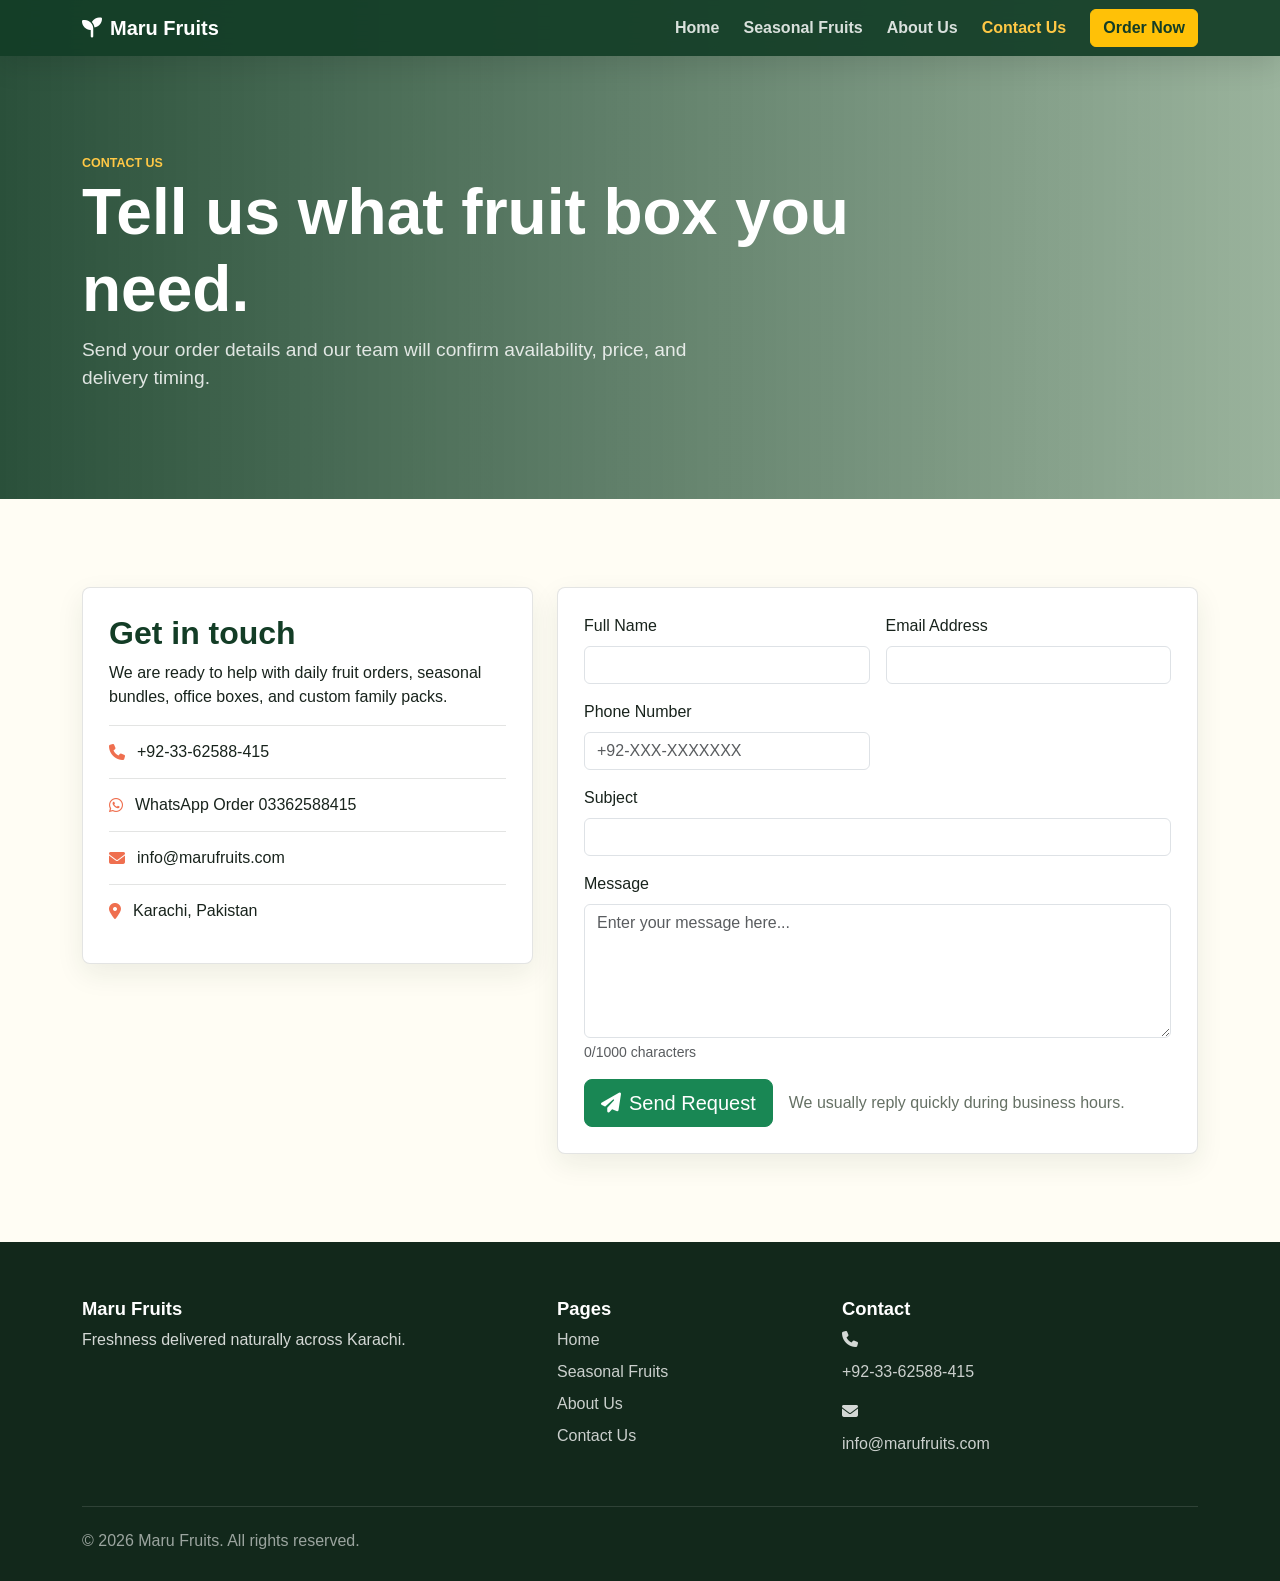
<file: contact.html>
<!DOCTYPE html>
<html lang="en">
<head>
    <meta charset="UTF-8">
    <meta name="viewport" content="width=device-width, initial-scale=1.0">
    <title>Contact Us | Maru Fruits Karachi</title>
    <meta name="description" content="Contact Maru Fruits to order fresh fruits online in Karachi, request seasonal boxes, or ask about delivery.">
    <link href="https://cdn.jsdelivr.net/npm/bootstrap@5.3.3/dist/css/bootstrap.min.css" rel="stylesheet">
    <link rel="stylesheet" href="https://cdnjs.cloudflare.com/ajax/libs/font-awesome/6.5.2/css/all.min.css">
    <link rel="stylesheet" href="styles.css">
</head>
<body>
    <nav class="navbar navbar-expand-lg fixed-top navbar-dark site-nav">
        <div class="container">
            <a class="navbar-brand fw-bold" href="index.html"><i class="fa-solid fa-seedling me-2"></i>Maru Fruits</a>
            <button class="navbar-toggler" type="button" data-bs-toggle="collapse" data-bs-target="#mainNav" aria-controls="mainNav" aria-expanded="false" aria-label="Toggle navigation"><span class="navbar-toggler-icon"></span></button>
            <div class="collapse navbar-collapse" id="mainNav">
                <ul class="navbar-nav ms-auto align-items-lg-center gap-lg-2">
                    <li class="nav-item"><a class="nav-link" href="index.html">Home</a></li>
                    <li class="nav-item"><a class="nav-link" href="seasonal-fruits.html">Seasonal Fruits</a></li>
                    <li class="nav-item"><a class="nav-link" href="about.html">About Us</a></li>
                    <li class="nav-item"><a class="nav-link active" href="contact.html">Contact Us</a></li>
                    <li class="nav-item"><a class="btn btn-warning ms-lg-2 nav-order" href="#orderForm">Order Now</a></li>
                </ul>
            </div>
        </div>
    </nav>

    <header class="page-hero contact-hero">
        <div class="container reveal">
            <span class="eyebrow">Contact us</span>
            <h1>Tell us what fruit box you need.</h1>
            <p>Send your order details and our team will confirm availability, price, and delivery timing.</p>
        </div>
    </header>

    <main>
        <section class="section-pad">
            <div class="container">
                <div class="row g-4">
                    <div class="col-lg-5 reveal">
                        <div class="contact-card">
                            <h2>Get in touch</h2>
                            <p>We are ready to help with daily fruit orders, seasonal bundles, office boxes, and custom family packs.</p>
                            <div class="contact-line"><i class="fa-solid fa-phone"></i><a href="tel:+923362588415">+92-33-62588-415</a></div>
                            <div class="contact-line"><i class="fa-brands fa-whatsapp"></i><a href="https://wa.me/923362588415">WhatsApp Order 03362588415</a></div>
                            <div class="contact-line"><i class="fa-solid fa-envelope"></i><a href="mailto:info@marufruits.com">info@marufruits.com</a></div>
                            <div class="contact-line"><i class="fa-solid fa-location-dot"></i><span>Karachi, Pakistan</span></div>
                        </div>
                    </div>
                    <div class="col-lg-7 reveal">
                        <form class="order-form" id="orderForm" novalidate>
                            <div class="alert alert-danger d-none" id="formAlert" role="alert" aria-live="polite"></div>
                            <div class="row g-3">
                                <div class="col-md-6">
                                    <label for="name" class="form-label">Full Name</label>
                                    <input type="text" class="form-control" id="name" required>
                                    <div class="invalid-feedback">Please enter your name.</div>
                                </div>
                                <div class="col-md-6">
                                    <label for="email" class="form-label">Email Address</label>
                                    <input type="email" class="form-control" id="email" required>
                                    <div class="invalid-feedback">Please enter a valid email address.</div>
                                </div>
                                <div class="col-md-6">
                                    <label for="phone" class="form-label">Phone Number</label>
                                    <input type="tel" class="form-control" id="phone" placeholder="+92-XXX-XXXXXXX" required>
                                    <div class="invalid-feedback">Please enter a valid phone number (10-15 digits).</div>
                                </div>
                                <div class="col-12">
                                    <label for="subject" class="form-label">Subject</label>
                                    <input type="text" class="form-control" id="subject" maxlength="100" required>
                                    <div class="invalid-feedback">Please enter a subject (max 100 characters).</div>
                                </div>
                                <div class="col-12">
                                    <label for="message" class="form-label">Message</label>
                                    <textarea id="message" class="form-control" rows="5" placeholder="Enter your message here..." maxlength="1000" required></textarea>
                                    <div class="invalid-feedback">Please enter a message (max 1000 characters).</div>
                                    <small class="form-text text-muted d-block mt-1"><span id="charCount">0</span>/1000 characters</small>
                                </div>
                                <div class="col-12 d-flex flex-wrap gap-3 align-items-center">
                                    <button class="btn btn-success btn-lg" type="submit"><i class="fa-solid fa-paper-plane me-2"></i>Send Request</button>
                                    <span class="form-note" id="formNote">We usually reply quickly during business hours.</span>
                                </div>
                            </div>
                        </form>
                    </div>
                </div>
            </div>
        </section>
    </main>

    <footer class="site-footer">
        <div class="container">
            <div class="row g-4">
                <div class="col-md-5"><h2>Maru Fruits</h2><p>Freshness delivered naturally across Karachi.</p></div>
                <div class="col-md-3"><h3>Pages</h3><a href="index.html">Home</a><a href="seasonal-fruits.html">Seasonal Fruits</a><a href="about.html">About Us</a><a href="contact.html">Contact Us</a></div>
                <div class="col-md-4"><h3>Contact</h3><p><i class="fa-solid fa-phone me-2"></i><a href="tel:+923362588415">+92-33-62588-415</a></p><p><i class="fa-solid fa-envelope me-2"></i><a href="mailto:info@marufruits.com">info@marufruits.com</a></p></div>
            </div>
            <div class="footer-bottom">&copy; 2026 Maru Fruits. All rights reserved.</div>
        </div>
    </footer>

    <script src="https://cdn.jsdelivr.net/npm/bootstrap@5.3.3/dist/js/bootstrap.bundle.min.js"></script>
    <script src="script.js"></script>
</body>
</html>
</file>
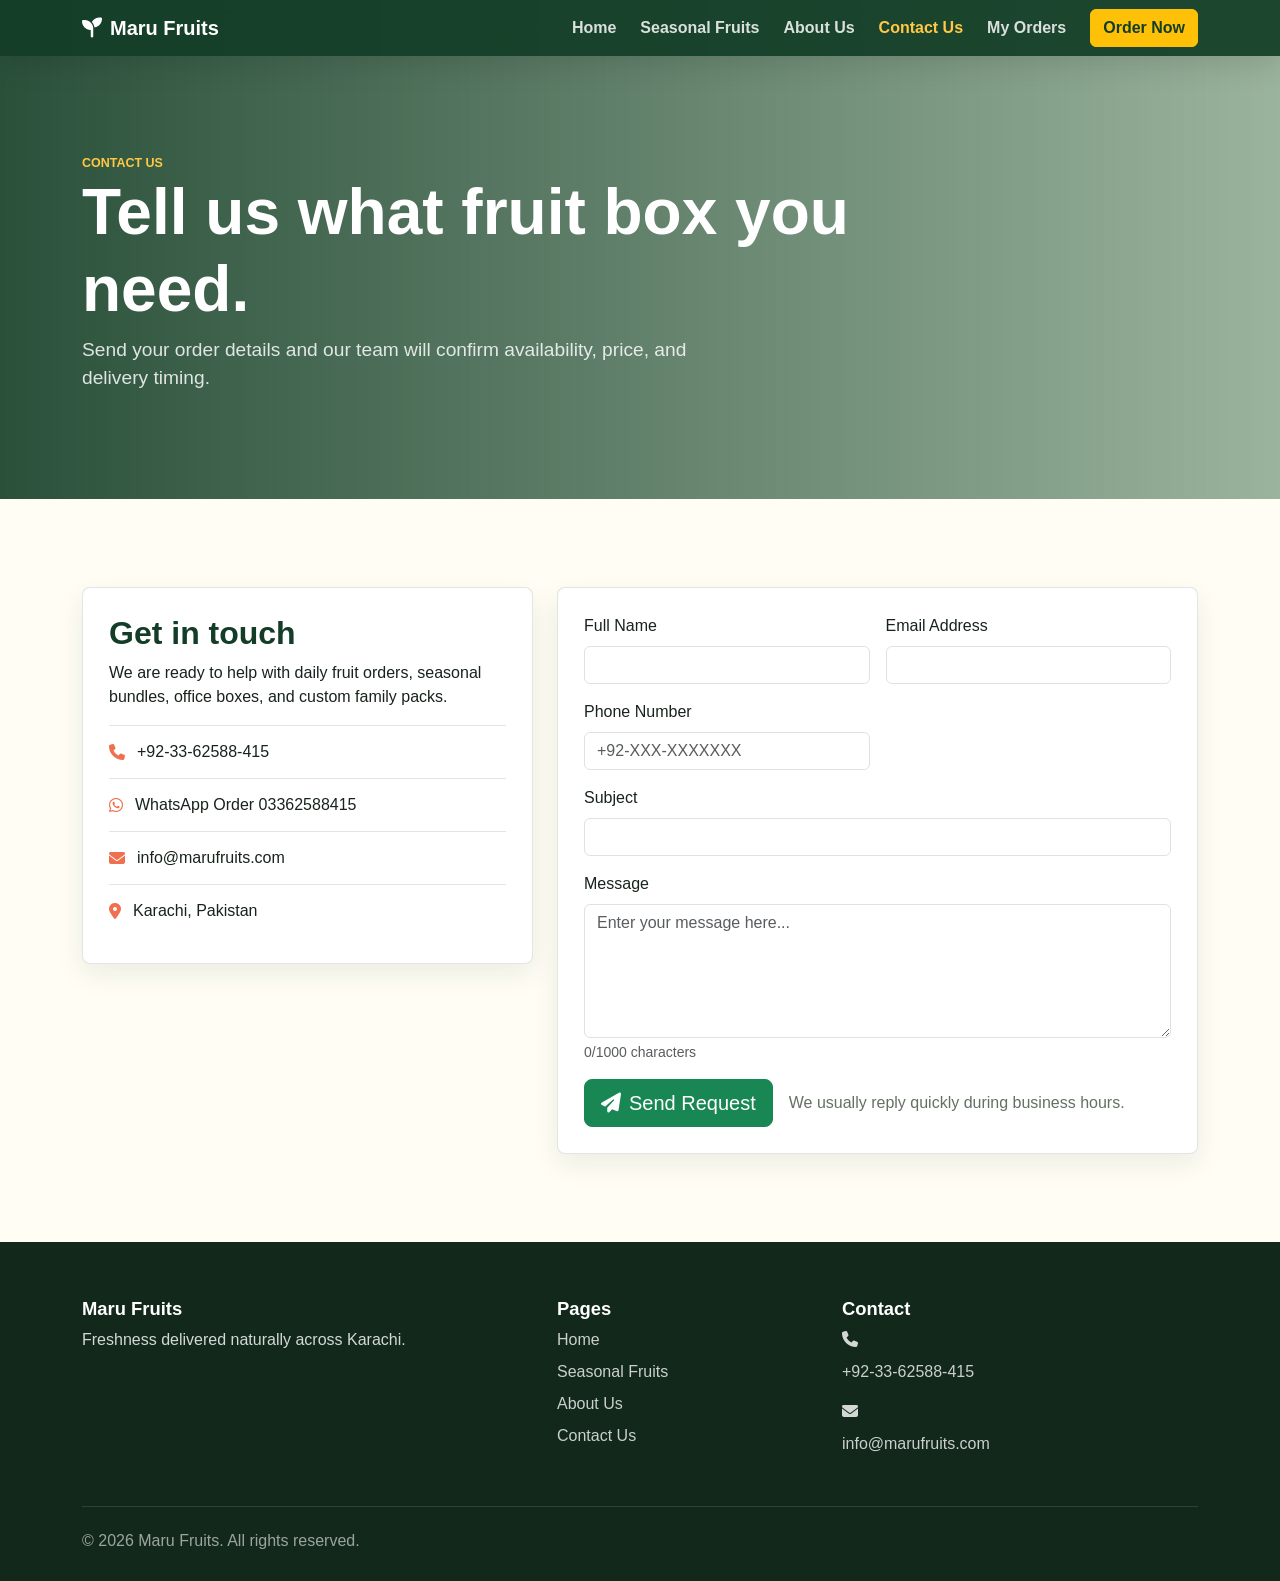
<file: pages/contact.html>
<!DOCTYPE html>
<html lang="en">
<head>
    <meta charset="UTF-8">
    <meta name="viewport" content="width=device-width, initial-scale=1.0">
    <title>Contact Us | Maru Fruits Karachi</title>
    <meta name="description" content="Contact Maru Fruits to order fresh fruits online in Karachi, request seasonal boxes, or ask about delivery.">
    <link href="https://cdn.jsdelivr.net/npm/bootstrap@5.3.3/dist/css/bootstrap.min.css" rel="stylesheet">
    <link rel="stylesheet" href="https://cdnjs.cloudflare.com/ajax/libs/font-awesome/6.5.2/css/all.min.css">
    <link rel="stylesheet" href="../assets/css/styles.css">
</head>
<body>
    <nav class="navbar navbar-expand-lg fixed-top navbar-dark site-nav">
        <div class="container">
            <a class="navbar-brand fw-bold" href="../index.html"><i class="fa-solid fa-seedling me-2"></i>Maru Fruits</a>
            <button class="navbar-toggler" type="button" data-bs-toggle="collapse" data-bs-target="#mainNav" aria-controls="mainNav" aria-expanded="false" aria-label="Toggle navigation"><span class="navbar-toggler-icon"></span></button>
            <div class="collapse navbar-collapse" id="mainNav">
                <ul class="navbar-nav ms-auto align-items-lg-center gap-lg-2">
                    <li class="nav-item"><a class="nav-link" href="../index.html">Home</a></li>
                    <li class="nav-item"><a class="nav-link" href="seasonal-fruits.html">Seasonal Fruits</a></li>
                    <li class="nav-item"><a class="nav-link" href="about.html">About Us</a></li>
                    <li class="nav-item"><a class="nav-link active" href="contact.html">Contact Us</a></li>
                    <li class="nav-item"><a class="nav-link" href="orders.html">My Orders</a></li>
                    <li class="nav-item"><a class="btn btn-warning ms-lg-2 nav-order" href="#orderForm">Order Now</a></li>
                </ul>
            </div>
        </div>
    </nav>

    <header class="page-hero contact-hero">
        <div class="container reveal">
            <span class="eyebrow">Contact us</span>
            <h1>Tell us what fruit box you need.</h1>
            <p>Send your order details and our team will confirm availability, price, and delivery timing.</p>
        </div>
    </header>

    <main>
        <section class="section-pad">
            <div class="container">
                <div class="row g-4">
                    <div class="col-lg-5 reveal">
                        <div class="contact-card">
                            <h2>Get in touch</h2>
                            <p>We are ready to help with daily fruit orders, seasonal bundles, office boxes, and custom family packs.</p>
                            <div class="contact-line"><i class="fa-solid fa-phone"></i><a href="tel:+923362588415">+92-33-62588-415</a></div>
                            <div class="contact-line"><i class="fa-brands fa-whatsapp"></i><a href="https://wa.me/923362588415">WhatsApp Order 03362588415</a></div>
                            <div class="contact-line"><i class="fa-solid fa-envelope"></i><a href="mailto:info@marufruits.com">info@marufruits.com</a></div>
                            <div class="contact-line"><i class="fa-solid fa-location-dot"></i><span>Karachi, Pakistan</span></div>
                        </div>
                    </div>
                    <div class="col-lg-7 reveal">
                        <form class="order-form" id="orderForm" novalidate>
                            <div class="alert alert-danger d-none" id="formAlert" role="alert" aria-live="polite"></div>
                            <div class="row g-3">
                                <div class="col-md-6">
                                    <label for="name" class="form-label">Full Name</label>
                                    <input type="text" class="form-control" id="name" required>
                                    <div class="invalid-feedback">Please enter your name.</div>
                                </div>
                                <div class="col-md-6">
                                    <label for="email" class="form-label">Email Address</label>
                                    <input type="email" class="form-control" id="email" required>
                                    <div class="invalid-feedback">Please enter a valid email address.</div>
                                </div>
                                <div class="col-md-6">
                                    <label for="phone" class="form-label">Phone Number</label>
                                    <input type="tel" class="form-control" id="phone" placeholder="+92-XXX-XXXXXXX" required>
                                    <div class="invalid-feedback">Please enter a valid phone number (10-15 digits).</div>
                                </div>
                                <div class="col-12">
                                    <label for="subject" class="form-label">Subject</label>
                                    <input type="text" class="form-control" id="subject" maxlength="100" required>
                                    <div class="invalid-feedback">Please enter a subject (max 100 characters).</div>
                                </div>
                                <div class="col-12">
                                    <label for="message" class="form-label">Message</label>
                                    <textarea id="message" class="form-control" rows="5" placeholder="Enter your message here..." maxlength="1000" required></textarea>
                                    <div class="invalid-feedback">Please enter a message (max 1000 characters).</div>
                                    <small class="form-text text-muted d-block mt-1"><span id="charCount">0</span>/1000 characters</small>
                                </div>
                                <div class="col-12 d-flex flex-wrap gap-3 align-items-center">
                                    <button class="btn btn-success btn-lg" type="submit"><i class="fa-solid fa-paper-plane me-2"></i>Send Request</button>
                                    <span class="form-note" id="formNote">We usually reply quickly during business hours.</span>
                                </div>
                            </div>
                        </form>
                    </div>
                </div>
            </div>
        </section>
    </main>

    <footer class="site-footer">
        <div class="container">
            <div class="row g-4">
                <div class="col-md-5"><h2>Maru Fruits</h2><p>Freshness delivered naturally across Karachi.</p></div>
                <div class="col-md-3"><h3>Pages</h3><a href="../index.html">Home</a><a href="seasonal-fruits.html">Seasonal Fruits</a><a href="about.html">About Us</a><a href="contact.html">Contact Us</a></div>
                <div class="col-md-4"><h3>Contact</h3><p><i class="fa-solid fa-phone me-2"></i><a href="tel:+923362588415">+92-33-62588-415</a></p><p><i class="fa-solid fa-envelope me-2"></i><a href="mailto:info@marufruits.com">info@marufruits.com</a></p></div>
            </div>
            <div class="footer-bottom">&copy; 2026 Maru Fruits. All rights reserved.</div>
        </div>
    </footer>

    <script src="https://cdn.jsdelivr.net/npm/bootstrap@5.3.3/dist/js/bootstrap.bundle.min.js"></script>
    <script src="../assets/js/script.js"></script>
</body>
</html>
</file>
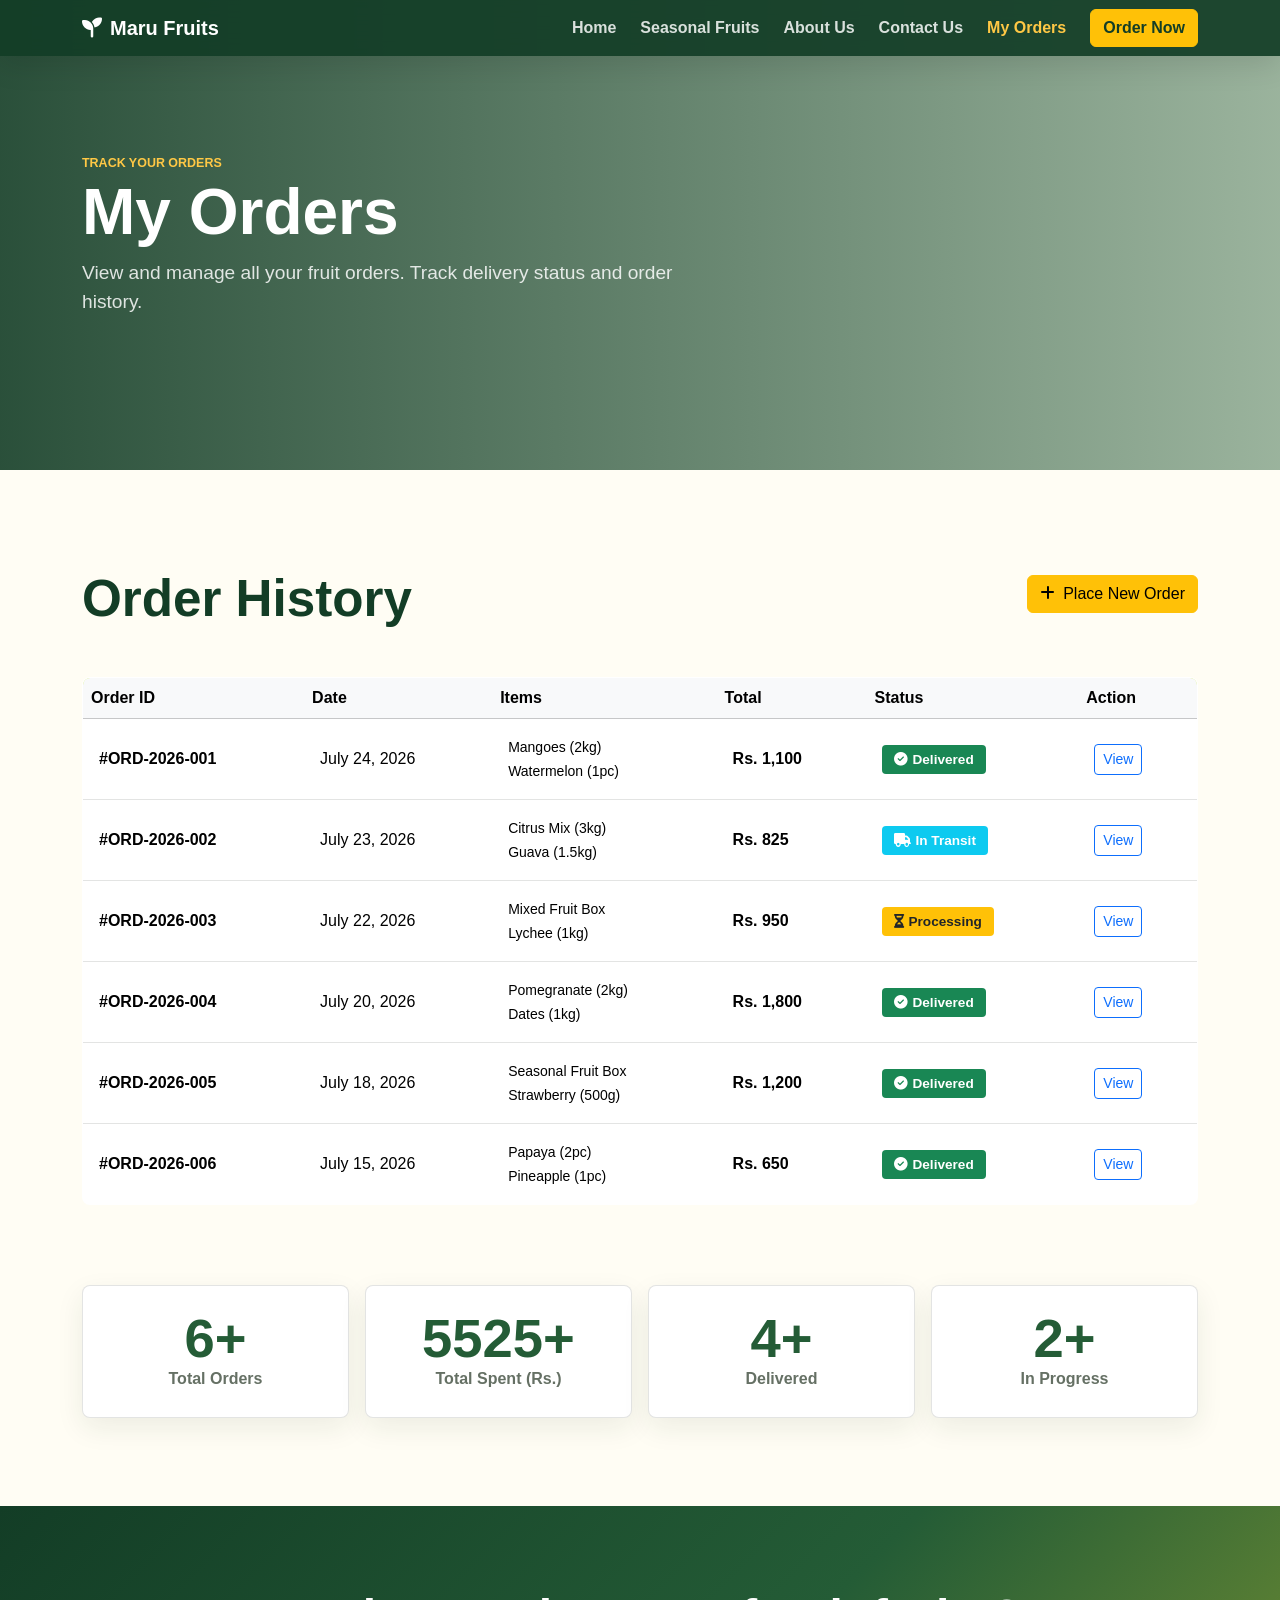
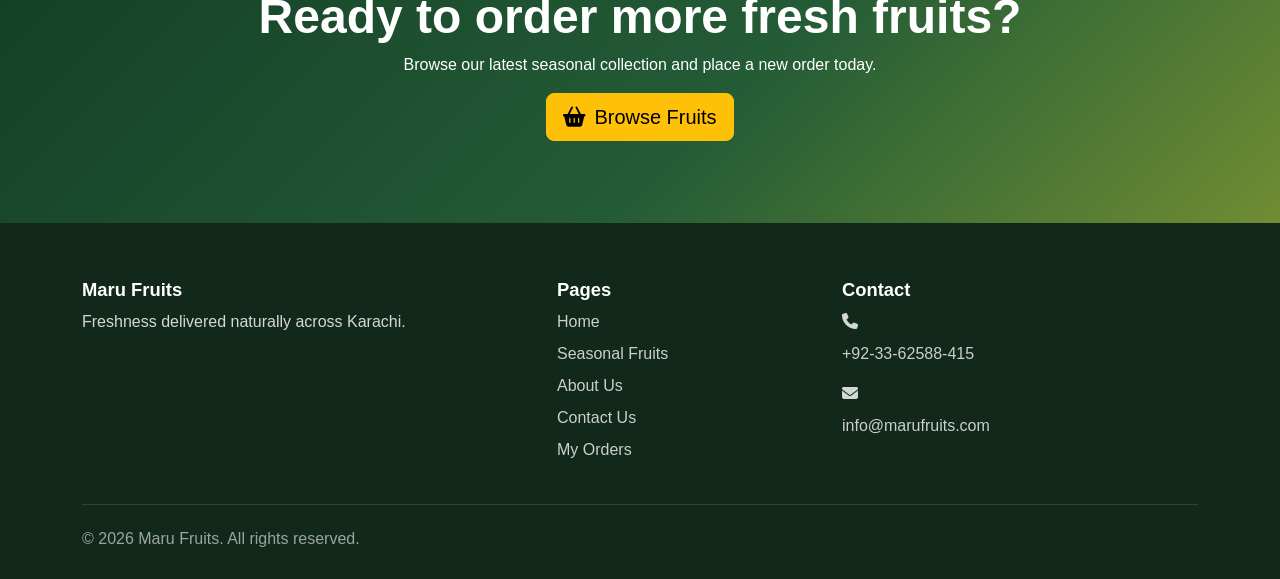
<file: pages/orders.html>
<!DOCTYPE html>
<html lang="en">
<head>
    <meta charset="UTF-8">
    <meta name="viewport" content="width=device-width, initial-scale=1.0">
    <title>My Orders | Maru Fruits Karachi</title>
    <meta name="description" content="View and track your fruit orders from Maru Fruits. Check order status, delivery details, and order history.">
    <link href="https://cdn.jsdelivr.net/npm/bootstrap@5.3.3/dist/css/bootstrap.min.css" rel="stylesheet">
    <link rel="stylesheet" href="https://cdnjs.cloudflare.com/ajax/libs/font-awesome/6.5.2/css/all.min.css">
    <link rel="stylesheet" href="../assets/css/styles.css">
</head>
<body>
    <nav class="navbar navbar-expand-lg fixed-top navbar-dark site-nav">
        <div class="container">
            <a class="navbar-brand fw-bold" href="../index.html"><i class="fa-solid fa-seedling me-2"></i>Maru Fruits</a>
            <button class="navbar-toggler" type="button" data-bs-toggle="collapse" data-bs-target="#mainNav" aria-controls="mainNav" aria-expanded="false" aria-label="Toggle navigation"><span class="navbar-toggler-icon"></span></button>
            <div class="collapse navbar-collapse" id="mainNav">
                <ul class="navbar-nav ms-auto align-items-lg-center gap-lg-2">
                    <li class="nav-item"><a class="nav-link" href="../index.html">Home</a></li>
                    <li class="nav-item"><a class="nav-link" href="seasonal-fruits.html">Seasonal Fruits</a></li>
                    <li class="nav-item"><a class="nav-link" href="about.html">About Us</a></li>
                    <li class="nav-item"><a class="nav-link" href="contact.html">Contact Us</a></li>
                    <li class="nav-item"><a class="nav-link active" href="orders.html">My Orders</a></li>
                    <li class="nav-item"><a class="btn btn-warning ms-lg-2 nav-order" href="contact.html">Order Now</a></li>
                </ul>
            </div>
        </div>
    </nav>

    <header class="page-hero contact-hero">
        <div class="container reveal">
            <span class="eyebrow">Track your orders</span>
            <h1>My Orders</h1>
            <p>View and manage all your fruit orders. Track delivery status and order history.</p>
        </div>
    </header>

    <main>
        <section class="section-pad">
            <div class="container">
                <div class="row mb-4">
                    <div class="col-12 reveal">
                        <div class="d-flex justify-content-between align-items-center mb-4">
                            <h2 class="section-title mb-0">Order History</h2>
                            <a href="contact.html" class="btn btn-warning"><i class="fa-solid fa-plus me-2"></i>Place New Order</a>
                        </div>
                    </div>
                </div>

                <div class="row reveal">
                    <div class="col-12">
                        <!-- Orders Table -->
                        <div class="table-responsive">
                            <table class="table table-hover orders-table">
                                <thead class="table-light">
                                    <tr>
                                        <th>Order ID</th>
                                        <th>Date</th>
                                        <th>Items</th>
                                        <th>Total</th>
                                        <th>Status</th>
                                        <th>Action</th>
                                    </tr>
                                </thead>
                                <tbody>
                                    <tr>
                                        <td><strong>#ORD-2026-001</strong></td>
                                        <td>July 24, 2026</td>
                                        <td>
                                            <small>Mangoes (2kg)<br>Watermelon (1pc)</small>
                                        </td>
                                        <td><strong>Rs. 1,100</strong></td>
                                        <td>
                                            <span class="badge bg-success"><i class="fa-solid fa-check-circle me-1"></i>Delivered</span>
                                        </td>
                                        <td>
                                            <button class="btn btn-sm btn-outline-primary" data-bs-toggle="modal" data-bs-target="#orderModal1">View</button>
                                        </td>
                                    </tr>
                                    <tr>
                                        <td><strong>#ORD-2026-002</strong></td>
                                        <td>July 23, 2026</td>
                                        <td>
                                            <small>Citrus Mix (3kg)<br>Guava (1.5kg)</small>
                                        </td>
                                        <td><strong>Rs. 825</strong></td>
                                        <td>
                                            <span class="badge bg-info"><i class="fa-solid fa-truck me-1"></i>In Transit</span>
                                        </td>
                                        <td>
                                            <button class="btn btn-sm btn-outline-primary" data-bs-toggle="modal" data-bs-target="#orderModal2">View</button>
                                        </td>
                                    </tr>
                                    <tr>
                                        <td><strong>#ORD-2026-003</strong></td>
                                        <td>July 22, 2026</td>
                                        <td>
                                            <small>Mixed Fruit Box<br>Lychee (1kg)</small>
                                        </td>
                                        <td><strong>Rs. 950</strong></td>
                                        <td>
                                            <span class="badge bg-warning text-dark"><i class="fa-solid fa-hourglass-half me-1"></i>Processing</span>
                                        </td>
                                        <td>
                                            <button class="btn btn-sm btn-outline-primary" data-bs-toggle="modal" data-bs-target="#orderModal3">View</button>
                                        </td>
                                    </tr>
                                    <tr>
                                        <td><strong>#ORD-2026-004</strong></td>
                                        <td>July 20, 2026</td>
                                        <td>
                                            <small>Pomegranate (2kg)<br>Dates (1kg)</small>
                                        </td>
                                        <td><strong>Rs. 1,800</strong></td>
                                        <td>
                                            <span class="badge bg-success"><i class="fa-solid fa-check-circle me-1"></i>Delivered</span>
                                        </td>
                                        <td>
                                            <button class="btn btn-sm btn-outline-primary" data-bs-toggle="modal" data-bs-target="#orderModal4">View</button>
                                        </td>
                                    </tr>
                                    <tr>
                                        <td><strong>#ORD-2026-005</strong></td>
                                        <td>July 18, 2026</td>
                                        <td>
                                            <small>Seasonal Fruit Box<br>Strawberry (500g)</small>
                                        </td>
                                        <td><strong>Rs. 1,200</strong></td>
                                        <td>
                                            <span class="badge bg-success"><i class="fa-solid fa-check-circle me-1"></i>Delivered</span>
                                        </td>
                                        <td>
                                            <button class="btn btn-sm btn-outline-primary" data-bs-toggle="modal" data-bs-target="#orderModal5">View</button>
                                        </td>
                                    </tr>
                                    <tr>
                                        <td><strong>#ORD-2026-006</strong></td>
                                        <td>July 15, 2026</td>
                                        <td>
                                            <small>Papaya (2pc)<br>Pineapple (1pc)</small>
                                        </td>
                                        <td><strong>Rs. 650</strong></td>
                                        <td>
                                            <span class="badge bg-success"><i class="fa-solid fa-check-circle me-1"></i>Delivered</span>
                                        </td>
                                        <td>
                                            <button class="btn btn-sm btn-outline-primary" data-bs-toggle="modal" data-bs-target="#orderModal6">View</button>
                                        </td>
                                    </tr>
                                </tbody>
                            </table>
                        </div>

                        <!-- Empty State (Hidden by default) -->
                        <div class="text-center py-5 d-none" id="emptyState">
                            <i class="fa-solid fa-inbox fa-3x text-muted mb-3"></i>
                            <h4 class="text-muted">No orders yet</h4>
                            <p class="text-muted mb-4">Start shopping for fresh fruits today!</p>
                            <a href="contact.html" class="btn btn-warning"><i class="fa-solid fa-basket-shopping me-2"></i>Place Your First Order</a>
                        </div>
                    </div>
                </div>

                <!-- Order Summary Cards -->
                <div class="row g-3 mt-5 reveal">
                    <div class="col-md-3">
                        <div class="stat-box text-center">
                            <strong data-count="6">6</strong>
                            <span>Total Orders</span>
                        </div>
                    </div>
                    <div class="col-md-3">
                        <div class="stat-box text-center">
                            <strong data-count="5525">5,525</strong>
                            <span>Total Spent (Rs.)</span>
                        </div>
                    </div>
                    <div class="col-md-3">
                        <div class="stat-box text-center">
                            <strong data-count="4">4</strong>
                            <span>Delivered</span>
                        </div>
                    </div>
                    <div class="col-md-3">
                        <div class="stat-box text-center">
                            <strong data-count="2">2</strong>
                            <span>In Progress</span>
                        </div>
                    </div>
                </div>
            </div>
        </section>

        <section class="cta-band">
            <div class="container text-center reveal">
                <h2>Ready to order more fresh fruits?</h2>
                <p>Browse our latest seasonal collection and place a new order today.</p>
                <a class="btn btn-warning btn-lg" href="seasonal-fruits.html"><i class="fa-solid fa-basket-shopping me-2"></i>Browse Fruits</a>
            </div>
        </section>
    </main>

    <!-- Order Detail Modals -->
    <div class="modal fade" id="orderModal1" tabindex="-1">
        <div class="modal-dialog">
            <div class="modal-content">
                <div class="modal-header">
                    <h5 class="modal-title">Order #ORD-2026-001</h5>
                    <button type="button" class="btn-close" data-bs-dismiss="modal"></button>
                </div>
                <div class="modal-body">
                    <p><strong>Order Date:</strong> July 24, 2026</p>
                    <p><strong>Delivery Date:</strong> July 25, 2026</p>
                    <p><strong>Status:</strong> <span class="badge bg-success">Delivered</span></p>
                    <hr>
                    <h6>Items:</h6>
                    <ul>
                        <li>Mangoes - 2kg @ Rs. 350/kg = Rs. 700</li>
                        <li>Watermelon - 1pc @ Rs. 400 = Rs. 400</li>
                    </ul>
                    <hr>
                    <p><strong>Subtotal:</strong> Rs. 1,100</p>
                    <p><strong>Delivery Charge:</strong> Rs. 0 (Free)</p>
                    <p><strong>Total:</strong> Rs. 1,100</p>
                    <p><strong>Delivery Address:</strong> DHA Phase 5, Karachi</p>
                </div>
                <div class="modal-footer">
                    <button type="button" class="btn btn-secondary" data-bs-dismiss="modal">Close</button>
                    <button type="button" class="btn btn-primary">Reorder</button>
                </div>
            </div>
        </div>
    </div>

    <div class="modal fade" id="orderModal2" tabindex="-1">
        <div class="modal-dialog">
            <div class="modal-content">
                <div class="modal-header">
                    <h5 class="modal-title">Order #ORD-2026-002</h5>
                    <button type="button" class="btn-close" data-bs-dismiss="modal"></button>
                </div>
                <div class="modal-body">
                    <p><strong>Order Date:</strong> July 23, 2026</p>
                    <p><strong>Expected Delivery:</strong> July 26, 2026</p>
                    <p><strong>Status:</strong> <span class="badge bg-info">In Transit</span></p>
                    <hr>
                    <h6>Items:</h6>
                    <ul>
                        <li>Citrus Mix - 3kg @ Rs. 150/kg = Rs. 450</li>
                        <li>Guava - 1.5kg @ Rs. 250/kg = Rs. 375</li>
                    </ul>
                    <hr>
                    <p><strong>Subtotal:</strong> Rs. 825</p>
                    <p><strong>Delivery Charge:</strong> Rs. 0 (Free)</p>
                    <p><strong>Total:</strong> Rs. 825</p>
                    <p><strong>Delivery Address:</strong> Gulshan-e-Iqbal, Karachi</p>
                </div>
                <div class="modal-footer">
                    <button type="button" class="btn btn-secondary" data-bs-dismiss="modal">Close</button>
                    <button type="button" class="btn btn-primary">Track Order</button>
                </div>
            </div>
        </div>
    </div>

    <div class="modal fade" id="orderModal3" tabindex="-1">
        <div class="modal-dialog">
            <div class="modal-content">
                <div class="modal-header">
                    <h5 class="modal-title">Order #ORD-2026-003</h5>
                    <button type="button" class="btn-close" data-bs-dismiss="modal"></button>
                </div>
                <div class="modal-body">
                    <p><strong>Order Date:</strong> July 22, 2026</p>
                    <p><strong>Expected Delivery:</strong> July 24, 2026</p>
                    <p><strong>Status:</strong> <span class="badge bg-warning text-dark">Processing</span></p>
                    <hr>
                    <h6>Items:</h6>
                    <ul>
                        <li>Mixed Fruit Box - 5kg = Rs. 800</li>
                        <li>Lychee - 1kg @ Rs. 300/kg = Rs. 300</li>
                    </ul>
                    <hr>
                    <p><strong>Subtotal:</strong> Rs. 1,100</p>
                    <p><strong>Discount (10%):</strong> -Rs. 150</p>
                    <p><strong>Delivery Charge:</strong> Rs. 0 (Free)</p>
                    <p><strong>Total:</strong> Rs. 950</p>
                    <p><strong>Delivery Address:</strong> North Nazimabad, Karachi</p>
                </div>
                <div class="modal-footer">
                    <button type="button" class="btn btn-secondary" data-bs-dismiss="modal">Close</button>
                    <button type="button" class="btn btn-danger">Cancel Order</button>
                </div>
            </div>
        </div>
    </div>

    <div class="modal fade" id="orderModal4" tabindex="-1">
        <div class="modal-dialog">
            <div class="modal-content">
                <div class="modal-header">
                    <h5 class="modal-title">Order #ORD-2026-004</h5>
                    <button type="button" class="btn-close" data-bs-dismiss="modal"></button>
                </div>
                <div class="modal-body">
                    <p><strong>Order Date:</strong> July 20, 2026</p>
                    <p><strong>Delivery Date:</strong> July 21, 2026</p>
                    <p><strong>Status:</strong> <span class="badge bg-success">Delivered</span></p>
                    <hr>
                    <h6>Items:</h6>
                    <ul>
                        <li>Pomegranate - 2kg @ Rs. 400/kg = Rs. 800</li>
                        <li>Dates - 1kg @ Rs. 500/kg = Rs. 500</li>
                        <li>Dragon Fruit - 500g @ Rs. 350/kg = Rs. 175</li>
                    </ul>
                    <hr>
                    <p><strong>Subtotal:</strong> Rs. 1,475</p>
                    <p><strong>Delivery Charge:</strong> Rs. 0 (Free)</p>
                    <p><strong>Discount:</strong> -Rs. 100</p>
                    <p><strong>Total:</strong> Rs. 1,375</p>
                    <p><strong>Delivery Address:</strong> Defense Phase II, Karachi</p>
                </div>
                <div class="modal-footer">
                    <button type="button" class="btn btn-secondary" data-bs-dismiss="modal">Close</button>
                    <button type="button" class="btn btn-primary">Reorder</button>
                </div>
            </div>
        </div>
    </div>

    <div class="modal fade" id="orderModal5" tabindex="-1">
        <div class="modal-dialog">
            <div class="modal-content">
                <div class="modal-header">
                    <h5 class="modal-title">Order #ORD-2026-005</h5>
                    <button type="button" class="btn-close" data-bs-dismiss="modal"></button>
                </div>
                <div class="modal-body">
                    <p><strong>Order Date:</strong> July 18, 2026</p>
                    <p><strong>Delivery Date:</strong> July 19, 2026</p>
                    <p><strong>Status:</strong> <span class="badge bg-success">Delivered</span></p>
                    <hr>
                    <h6>Items:</h6>
                    <ul>
                        <li>Seasonal Fruit Box (6pc) = Rs. 950</li>
                        <li>Strawberry - 500g @ Rs. 450/kg = Rs. 225</li>
                    </ul>
                    <hr>
                    <p><strong>Subtotal:</strong> Rs. 1,175</p>
                    <p><strong>Delivery Charge:</strong> Rs. 0 (Free)</p>
                    <p><strong>Discount:</strong> -Rs. 125</p>
                    <p><strong>Total:</strong> Rs. 1,050</p>
                    <p><strong>Delivery Address:</strong> Zamzama, Karachi</p>
                </div>
                <div class="modal-footer">
                    <button type="button" class="btn btn-secondary" data-bs-dismiss="modal">Close</button>
                    <button type="button" class="btn btn-primary">Reorder</button>
                </div>
            </div>
        </div>
    </div>

    <div class="modal fade" id="orderModal6" tabindex="-1">
        <div class="modal-dialog">
            <div class="modal-content">
                <div class="modal-header">
                    <h5 class="modal-title">Order #ORD-2026-006</h5>
                    <button type="button" class="btn-close" data-bs-dismiss="modal"></button>
                </div>
                <div class="modal-body">
                    <p><strong>Order Date:</strong> July 15, 2026</p>
                    <p><strong>Delivery Date:</strong> July 16, 2026</p>
                    <p><strong>Status:</strong> <span class="badge bg-success">Delivered</span></p>
                    <hr>
                    <h6>Items:</h6>
                    <ul>
                        <li>Papaya - 2pc @ Rs. 180/kg (avg 1kg) = Rs. 360</li>
                        <li>Pineapple - 1pc @ Rs. 150/kg (avg 2kg) = Rs. 300</li>
                    </ul>
                    <hr>
                    <p><strong>Subtotal:</strong> Rs. 660</p>
                    <p><strong>Delivery Charge:</strong> Rs. 0 (Free)</p>
                    <p><strong>Discount:</strong> -Rs. 10</p>
                    <p><strong>Total:</strong> Rs. 650</p>
                    <p><strong>Delivery Address:</strong> Clifton, Karachi</p>
                </div>
                <div class="modal-footer">
                    <button type="button" class="btn btn-secondary" data-bs-dismiss="modal">Close</button>
                    <button type="button" class="btn btn-primary">Reorder</button>
                </div>
            </div>
        </div>
    </div>

    <footer class="site-footer">
        <div class="container">
            <div class="row g-4">
                <div class="col-md-5"><h2>Maru Fruits</h2><p>Freshness delivered naturally across Karachi.</p></div>
                <div class="col-md-3"><h3>Pages</h3><a href="../index.html">Home</a><a href="seasonal-fruits.html">Seasonal Fruits</a><a href="about.html">About Us</a><a href="contact.html">Contact Us</a><a href="pages/orders.html">My Orders</a></div>
                <div class="col-md-4"><h3>Contact</h3><p><i class="fa-solid fa-phone me-2"></i><a href="tel:+923362588415">+92-33-62588-415</a></p><p><i class="fa-solid fa-envelope me-2"></i><a href="mailto:info@marufruits.com">info@marufruits.com</a></p></div>
            </div>
            <div class="footer-bottom">&copy; 2026 Maru Fruits. All rights reserved.</div>
        </div>
    </footer>

    <script src="https://cdn.jsdelivr.net/npm/bootstrap@5.3.3/dist/js/bootstrap.bundle.min.js"></script>
    <script src="../assets/js/script.js"></script>
</body>
</html>
</file>
<file: styles.css>
:root {
    --leaf: #245c36;
    --leaf-dark: #133d26;
    --lime: #d6f06f;
    --sun: #ffc845;
    --coral: #ef6f4f;
    --cream: #fffdf4;
    --ink: #18231c;
    --muted: #657064;
    --line: rgba(24, 35, 28, 0.12);
    --shadow: 0 18px 45px rgba(18, 55, 35, 0.14);
}

body {
    color: var(--ink);
    background: var(--cream);
    font-family: "Segoe UI", Arial, sans-serif;
}

.site-nav {
    background: rgba(19, 61, 38, 0.92);
    backdrop-filter: blur(14px);
    box-shadow: 0 8px 30px rgba(0, 0, 0, 0.12);
}

.site-nav .nav-link {
    color: rgba(255, 255, 255, 0.84);
    font-weight: 600;
}

.site-nav .nav-link:hover,
.site-nav .nav-link.active {
    color: var(--sun);
}

.nav-order {
    color: var(--leaf-dark);
    font-weight: 800;
}

.hero {
    position: relative;
    background-image: linear-gradient(90deg, rgba(19, 61, 38, 0.88), rgba(19, 61, 38, 0.46)), url("https://images.unsplash.com/photo-1610832958506-aa56368176cf?auto=format&fit=crop&w=1800&q=80");
    background-size: cover;
    background-position: center;
}

.home-hero {
    min-height: 720px;
}

.page-hero {
    min-height: 470px;
    padding: 150px 0 90px;
    color: #fff;
    background-size: cover;
    background-position: center;
    position: relative;
}

.seasonal-hero {
    background-image: linear-gradient(90deg, rgba(19, 61, 38, 0.88), rgba(239, 111, 79, 0.35)), url("https://images.unsplash.com/photo-1573246123716-6b1782bfc499?auto=format&fit=crop&w=1800&q=80");
}

.about-hero {
    background-image: linear-gradient(90deg, rgba(19, 61, 38, 0.88), rgba(214, 240, 111, 0.24)), url("https://images.unsplash.com/photo-1542838132-92c53300491e?auto=format&fit=crop&w=1800&q=80");
}

.contact-hero {
    background-image: linear-gradient(90deg, rgba(19, 61, 38, 0.9), rgba(36, 92, 54, 0.46)), url("https://images.unsplash.com/photo-1488459716781-31db52582fe9?auto=format&fit=crop&w=1800&q=80");
}

.page-hero h1 {
    max-width: 820px;
    font-size: clamp(2.4rem, 5vw, 4.6rem);
    font-weight: 800;
}

.page-hero p {
    max-width: 640px;
    color: rgba(255, 255, 255, 0.84);
    font-size: 1.2rem;
}

.text-white-75 {
    color: rgba(255, 255, 255, 0.78);
}

.eyebrow,
.section-kicker {
    display: inline-flex;
    align-items: center;
    gap: 8px;
    color: var(--sun);
    font-weight: 800;
    letter-spacing: 0;
    text-transform: uppercase;
    font-size: 0.78rem;
}

.section-kicker {
    color: var(--coral);
}

.hero-panel {
    background: rgba(255, 255, 255, 0.9);
    border: 1px solid rgba(255, 255, 255, 0.55);
    border-radius: 8px;
    padding: 28px;
    box-shadow: var(--shadow);
}

.hero-panel > div {
    padding: 14px 0;
    border-top: 1px solid var(--line);
}

.panel-label {
    color: var(--leaf);
    font-weight: 800;
    margin-bottom: 10px;
}

.section-pad {
    padding: 88px 0;
}

.section-title {
    font-weight: 850;
    color: var(--leaf-dark);
    font-size: clamp(2rem, 4vw, 3.2rem);
    margin: 10px 0 14px;
}

.section-copy {
    color: var(--muted);
    font-size: 1.05rem;
    line-height: 1.8;
}

.bg-soft {
    background: #f3f8ea;
}

.fruit-card {
    height: 100%;
    background: #fff;
    border: 1px solid var(--line);
    border-radius: 8px;
    overflow: hidden;
    box-shadow: 0 12px 30px rgba(20, 52, 30, 0.08);
    transition: transform 0.25s ease, box-shadow 0.25s ease;
}

.fruit-card:hover {
    transform: translateY(-8px);
    box-shadow: var(--shadow);
}

.fruit-card img {
    width: 100%;
    height: 245px;
    object-fit: cover;
}

.fruit-card-body {
    padding: 24px;
}

.fruit-card h3,
.feature-tile h3 {
    color: var(--leaf-dark);
    font-size: 1.25rem;
    font-weight: 800;
    margin: 14px 0 8px;
}

.fruit-card p,
.feature-tile p {
    color: var(--muted);
}

.price-row {
    display: flex;
    align-items: center;
    justify-content: space-between;
    gap: 16px;
    margin-top: 18px;
}

.feature-tile,
.contact-card,
.order-form,
.stat-box {
    background: #fff;
    border: 1px solid var(--line);
    border-radius: 8px;
    padding: 26px;
    box-shadow: 0 10px 28px rgba(20, 52, 30, 0.08);
}

.feature-tile i {
    width: 44px;
    height: 44px;
    display: inline-grid;
    place-items: center;
    color: var(--leaf-dark);
    background: var(--lime);
    border-radius: 8px;
    font-size: 1.2rem;
}

.feature-tile.tall {
    min-height: 240px;
}

.cta-band {
    padding: 82px 0;
    color: #fff;
    background: linear-gradient(135deg, var(--leaf-dark), var(--leaf) 58%, #6f8d33);
}

.cta-band h2 {
    font-size: clamp(2rem, 4vw, 3rem);
    font-weight: 850;
}

.season-pill {
    display: inline-block;
    padding: 8px 12px;
    border-radius: 999px;
    font-size: 0.82rem;
    font-weight: 800;
}

.season-pill.summer {
    background: #fff1bd;
    color: #825b00;
}

.season-pill.winter {
    background: #e7f3ff;
    color: #0b578c;
}

.story-img {
    width: 100%;
    min-height: 420px;
    object-fit: cover;
    border-radius: 8px;
    box-shadow: var(--shadow);
}

.stat-box strong {
    display: block;
    color: var(--leaf);
    font-size: clamp(2rem, 5vw, 3.4rem);
    line-height: 1;
}

.stat-box span {
    color: var(--muted);
    font-weight: 700;
}

.contact-card h2 {
    color: var(--leaf-dark);
    font-weight: 850;
}

.contact-line {
    display: flex;
    align-items: center;
    gap: 12px;
    padding: 14px 0;
    border-top: 1px solid var(--line);
}

.contact-line i {
    color: var(--coral);
}

.contact-line a,
.site-footer a {
    color: inherit;
    text-decoration: none;
}

.form-note {
    color: var(--muted);
}

.order-form .alert {
    margin-bottom: 1rem;
}

.site-footer {
    background: #12281b;
    color: rgba(255, 255, 255, 0.82);
    padding: 56px 0 28px;
}

.site-footer h2,
.site-footer h3 {
    color: #fff;
    font-weight: 800;
    font-size: 1.15rem;
}

.site-footer a {
    display: block;
    margin: 8px 0;
    color: rgba(255, 255, 255, 0.78);
}

.site-footer a:hover {
    color: var(--sun);
}

.footer-bottom {
    border-top: 1px solid rgba(255, 255, 255, 0.12);
    margin-top: 34px;
    padding-top: 22px;
    color: rgba(255, 255, 255, 0.58);
}

.reveal {
    opacity: 0;
    transform: translateY(22px);
    transition: opacity 0.65s ease, transform 0.65s ease;
}

.reveal.is-visible {
    opacity: 1;
    transform: translateY(0);
}

@media (max-width: 991px) {
    .home-hero {
        min-height: auto;
        padding-top: 96px;
    }

    .hero-panel {
        margin-top: 32px;
    }

    .section-pad {
        padding: 64px 0;
    }
}

@media (max-width: 575px) {
    .fruit-card img {
        height: 210px;
    }

    .price-row {
        align-items: stretch;
        flex-direction: column;
    }

    .fruit-filter {
        width: 100%;
    }

    .fruit-filter .btn {
        flex: 1;
    }
}
</file>
<file: assets/css/styles.css>
:root {
    --leaf: #245c36;
    --leaf-dark: #133d26;
    --lime: #d6f06f;
    --sun: #ffc845;
    --coral: #ef6f4f;
    --cream: #fffdf4;
    --ink: #18231c;
    --muted: #657064;
    --line: rgba(24, 35, 28, 0.12);
    --shadow: 0 18px 45px rgba(18, 55, 35, 0.14);
}

body {
    color: var(--ink);
    background: var(--cream);
    font-family: "Segoe UI", Arial, sans-serif;
}

.site-nav {
    background: rgba(19, 61, 38, 0.92);
    backdrop-filter: blur(14px);
    box-shadow: 0 8px 30px rgba(0, 0, 0, 0.12);
}

.site-nav .nav-link {
    color: rgba(255, 255, 255, 0.84);
    font-weight: 600;
}

.site-nav .nav-link:hover,
.site-nav .nav-link.active {
    color: var(--sun);
}

.nav-order {
    color: var(--leaf-dark);
    font-weight: 800;
}

.hero {
    position: relative;
    background-image: linear-gradient(90deg, rgba(19, 61, 38, 0.88), rgba(19, 61, 38, 0.46)), url("https://images.unsplash.com/photo-1610832958506-aa56368176cf?auto=format&fit=crop&w=1800&q=80");
    background-size: cover;
    background-position: center;
}

.home-hero {
    min-height: 720px;
}

.page-hero {
    min-height: 470px;
    padding: 150px 0 90px;
    color: #fff;
    background-size: cover;
    background-position: center;
    position: relative;
}

.seasonal-hero {
    background-image: linear-gradient(90deg, rgba(19, 61, 38, 0.88), rgba(239, 111, 79, 0.35)), url("https://images.unsplash.com/photo-1573246123716-6b1782bfc499?auto=format&fit=crop&w=1800&q=80");
}

.about-hero {
    background-image: linear-gradient(90deg, rgba(19, 61, 38, 0.88), rgba(214, 240, 111, 0.24)), url("https://images.unsplash.com/photo-1542838132-92c53300491e?auto=format&fit=crop&w=1800&q=80");
}

.contact-hero {
    background-image: linear-gradient(90deg, rgba(19, 61, 38, 0.9), rgba(36, 92, 54, 0.46)), url("https://images.unsplash.com/photo-1488459716781-31db52582fe9?auto=format&fit=crop&w=1800&q=80");
}

.page-hero h1 {
    max-width: 820px;
    font-size: clamp(2.4rem, 5vw, 4.6rem);
    font-weight: 800;
}

.page-hero p {
    max-width: 640px;
    color: rgba(255, 255, 255, 0.84);
    font-size: 1.2rem;
}

.text-white-75 {
    color: rgba(255, 255, 255, 0.78);
}

.eyebrow,
.section-kicker {
    display: inline-flex;
    align-items: center;
    gap: 8px;
    color: var(--sun);
    font-weight: 800;
    letter-spacing: 0;
    text-transform: uppercase;
    font-size: 0.78rem;
}

.section-kicker {
    color: var(--coral);
}

.hero-panel {
    background: rgba(255, 255, 255, 0.9);
    border: 1px solid rgba(255, 255, 255, 0.55);
    border-radius: 8px;
    padding: 28px;
    box-shadow: var(--shadow);
}

.hero-panel > div {
    padding: 14px 0;
    border-top: 1px solid var(--line);
}

.panel-label {
    color: var(--leaf);
    font-weight: 800;
    margin-bottom: 10px;
}

.section-pad {
    padding: 88px 0;
}

.section-title {
    font-weight: 850;
    color: var(--leaf-dark);
    font-size: clamp(2rem, 4vw, 3.2rem);
    margin: 10px 0 14px;
}

.section-copy {
    color: var(--muted);
    font-size: 1.05rem;
    line-height: 1.8;
}

.bg-soft {
    background: #f3f8ea;
}

.fruit-card {
    height: 100%;
    background: #fff;
    border: 1px solid var(--line);
    border-radius: 8px;
    overflow: hidden;
    box-shadow: 0 12px 30px rgba(20, 52, 30, 0.08);
    transition: transform 0.25s ease, box-shadow 0.25s ease;
}

.fruit-card:hover {
    transform: translateY(-8px);
    box-shadow: var(--shadow);
}

.fruit-card img {
    width: 100%;
    height: 245px;
    object-fit: cover;
}

.fruit-card-body {
    padding: 24px;
}

.fruit-card h3,
.feature-tile h3 {
    color: var(--leaf-dark);
    font-size: 1.25rem;
    font-weight: 800;
    margin: 14px 0 8px;
}

.fruit-card p,
.feature-tile p {
    color: var(--muted);
}

.price-row {
    display: flex;
    align-items: center;
    justify-content: space-between;
    gap: 16px;
    margin-top: 18px;
}

.feature-tile,
.contact-card,
.order-form,
.stat-box {
    background: #fff;
    border: 1px solid var(--line);
    border-radius: 8px;
    padding: 26px;
    box-shadow: 0 10px 28px rgba(20, 52, 30, 0.08);
}

.feature-tile i {
    width: 44px;
    height: 44px;
    display: inline-grid;
    place-items: center;
    color: var(--leaf-dark);
    background: var(--lime);
    border-radius: 8px;
    font-size: 1.2rem;
}

.feature-tile.tall {
    min-height: 240px;
}

.cta-band {
    padding: 82px 0;
    color: #fff;
    background: linear-gradient(135deg, var(--leaf-dark), var(--leaf) 58%, #6f8d33);
}

.cta-band h2 {
    font-size: clamp(2rem, 4vw, 3rem);
    font-weight: 850;
}

.season-pill {
    display: inline-block;
    padding: 8px 12px;
    border-radius: 999px;
    font-size: 0.82rem;
    font-weight: 800;
}

.season-pill.summer {
    background: #fff1bd;
    color: #825b00;
}

.season-pill.winter {
    background: #e7f3ff;
    color: #0b578c;
}

.story-img {
    width: 100%;
    min-height: 420px;
    object-fit: cover;
    border-radius: 8px;
    box-shadow: var(--shadow);
}

.stat-box strong {
    display: block;
    color: var(--leaf);
    font-size: clamp(2rem, 5vw, 3.4rem);
    line-height: 1;
}

.stat-box span {
    color: var(--muted);
    font-weight: 700;
}

.contact-card h2 {
    color: var(--leaf-dark);
    font-weight: 850;
}

.contact-line {
    display: flex;
    align-items: center;
    gap: 12px;
    padding: 14px 0;
    border-top: 1px solid var(--line);
}

.contact-line i {
    color: var(--coral);
}

.contact-line a,
.site-footer a {
    color: inherit;
    text-decoration: none;
}

.form-note {
    color: var(--muted);
}

.order-form .alert {
    margin-bottom: 1rem;
}

.site-footer {
    background: #12281b;
    color: rgba(255, 255, 255, 0.82);
    padding: 56px 0 28px;
}

.site-footer h2,
.site-footer h3 {
    color: #fff;
    font-weight: 800;
    font-size: 1.15rem;
}

.site-footer a {
    display: block;
    margin: 8px 0;
    color: rgba(255, 255, 255, 0.78);
}

.site-footer a:hover {
    color: var(--sun);
}

.footer-bottom {
    border-top: 1px solid rgba(255, 255, 255, 0.12);
    margin-top: 34px;
    padding-top: 22px;
    color: rgba(255, 255, 255, 0.58);
}

/* Orders Page Styles */
.orders-table {
    background: #fff;
    border: 1px solid var(--line);
    border-radius: 8px;
    overflow: hidden;
}

.orders-table thead {
    background: var(--lime);
    color: var(--leaf-dark);
    font-weight: 800;
}

.orders-table tbody tr:hover {
    background: var(--cream);
    box-shadow: inset 0 0 0 1px var(--line);
}

.orders-table td {
    vertical-align: middle;
    border-bottom: 1px solid var(--line);
    padding: 16px;
}

.badge {
    padding: 8px 12px;
    border-radius: 4px;
    font-weight: 700;
    font-size: 0.85rem;
}

.modal-content {
    border: 1px solid var(--line);
    box-shadow: 0 18px 45px rgba(18, 55, 35, 0.14);
}

.modal-header {
    background: var(--lime);
    border-bottom: 1px solid var(--line);
}

.modal-header h5 {
    color: var(--leaf-dark);
    font-weight: 800;
}

.reveal {
    opacity: 0;
    transform: translateY(22px);
    transition: opacity 0.65s ease, transform 0.65s ease;
}

.reveal.is-visible {
    opacity: 1;
    transform: translateY(0);
}

@media (max-width: 991px) {
    .home-hero {
        min-height: auto;
        padding-top: 96px;
    }

    .hero-panel {
        margin-top: 32px;
    }

    .section-pad {
        padding: 64px 0;
    }
}

@media (max-width: 575px) {
    .fruit-card img {
        height: 210px;
    }

    .price-row {
        align-items: stretch;
        flex-direction: column;
    }

    .fruit-filter {
        width: 100%;
    }

    .fruit-filter .btn {
        flex: 1;
    }
}
</file>
